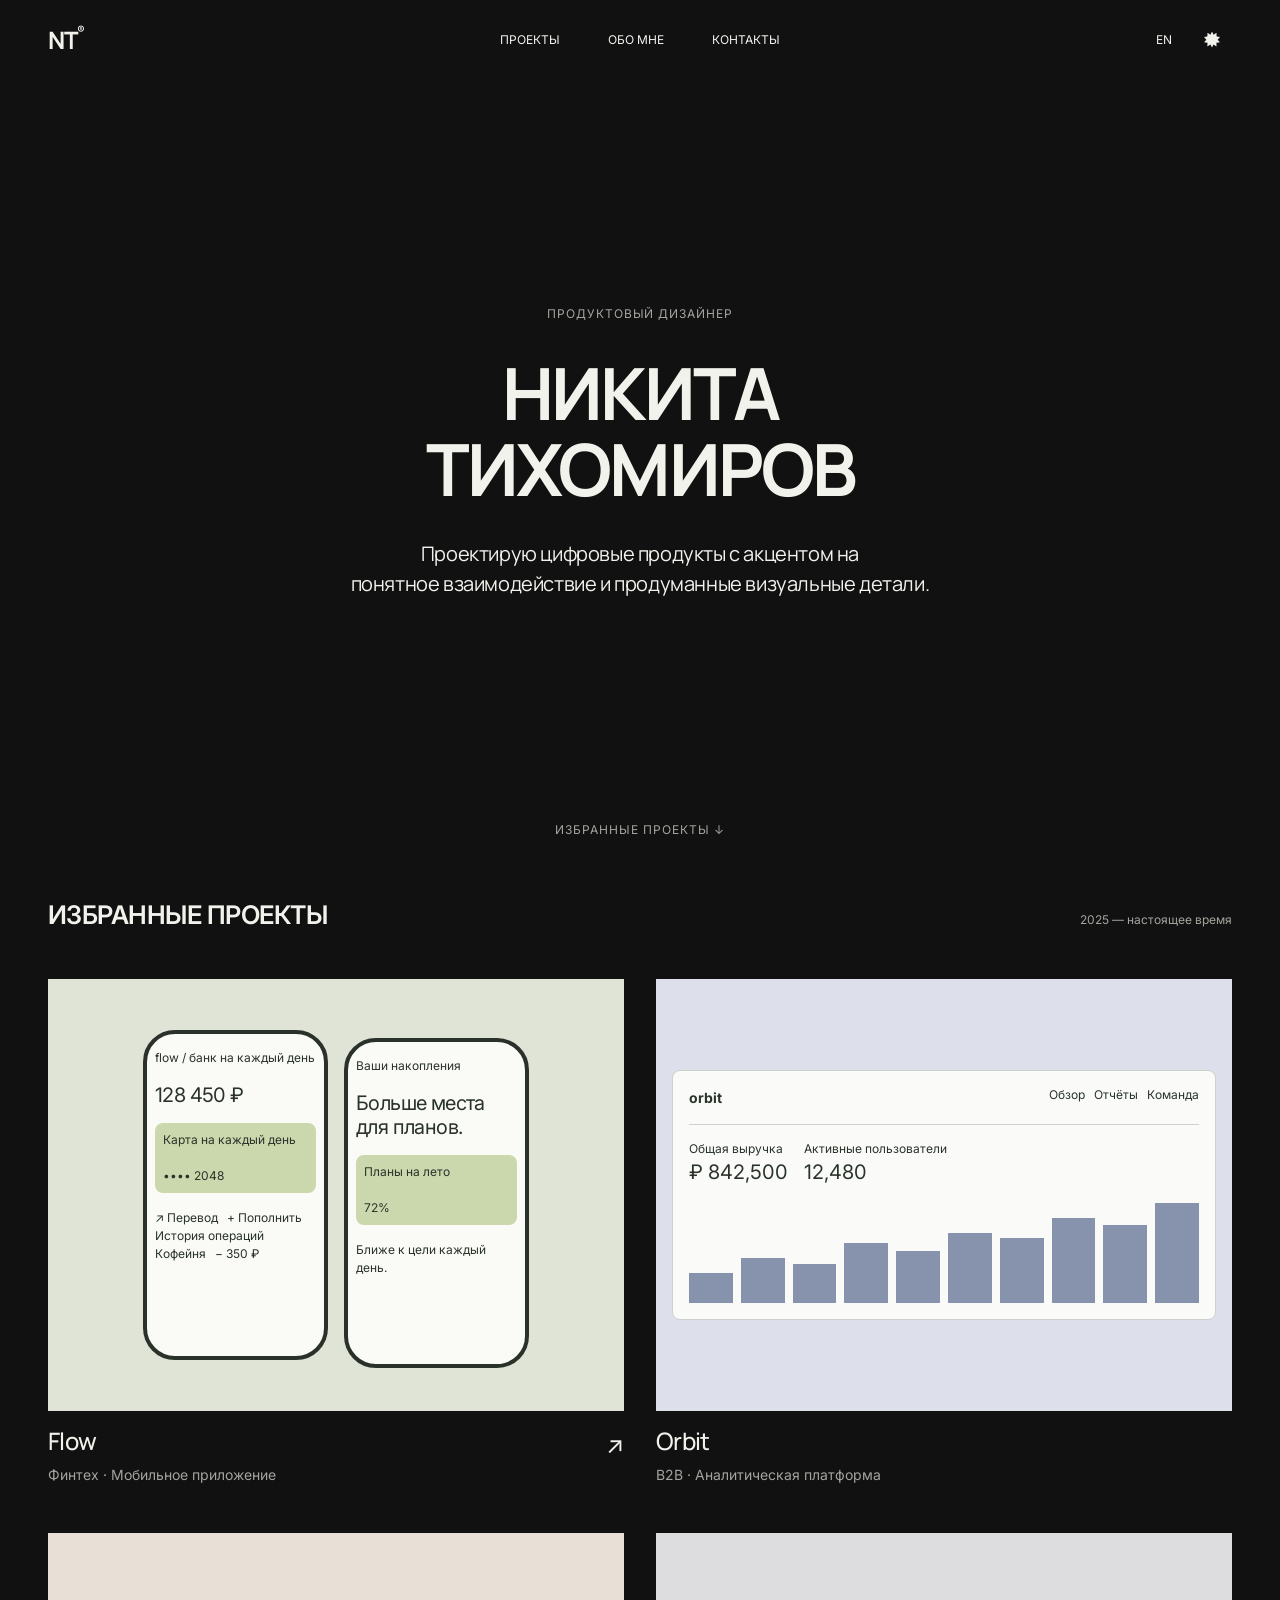
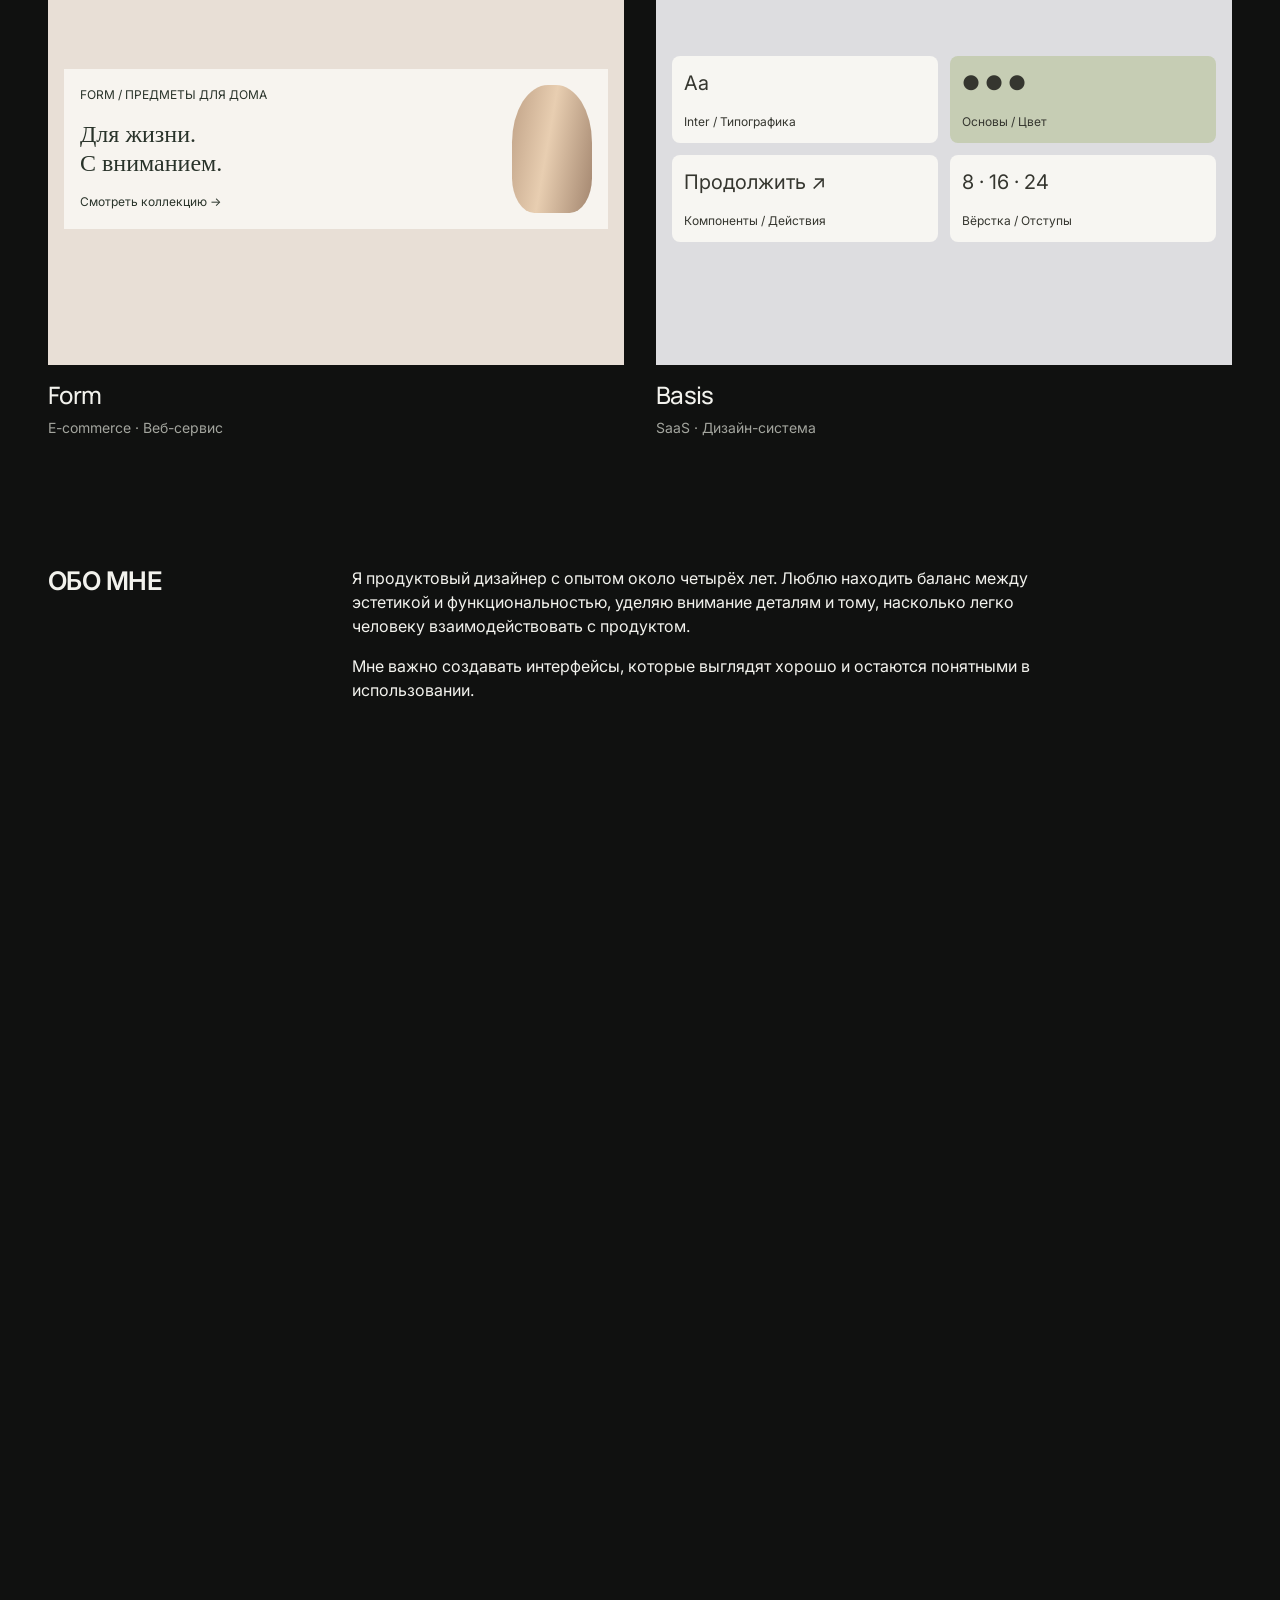
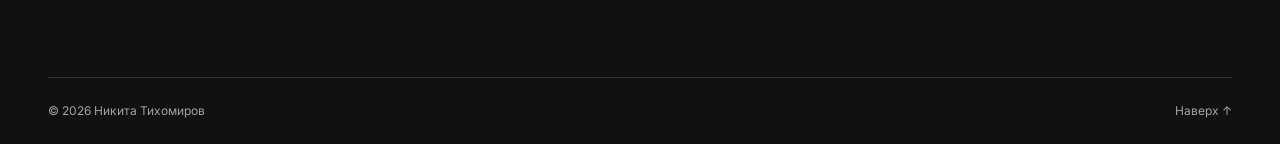
<file: index.html>
<!doctype html>
<html lang="ru" data-theme="dark"><head><meta charset="UTF-8"><meta name="viewport" content="width=device-width,initial-scale=1"><title>Никита Тихомиров — продуктовый дизайнер</title><link href="https://fonts.googleapis.com/css2?family=Inter:wght@400;500;600&family=Manrope:wght@300;400;500;600;700&display=swap" rel="stylesheet"><link rel="stylesheet" href="style.css"><link rel="icon" type="image/svg+xml" href="favicon.svg"></head><body class="home-page"><div class="wrap"><header><div class="header-top"><a href="#" class="logo" aria-label="На главную">NT<sup>®</sup></a><div class="tools"><button id="language" aria-label="Switch language">EN</button><button id="theme" class="theme-toggle" type="button" aria-label="Включить светлую тему">
<span class="theme-icon theme-icon-sun" aria-hidden="true"></span>
<span class="theme-icon theme-icon-moon" aria-hidden="true"></span>
</button></div></div><nav aria-label="Navigation"><a href="#work" data-ru="Проекты" data-en="Work">Проекты</a><a href="#about" data-ru="Обо мне" data-en="About">Обо мне</a><a href="#contact" data-ru="Контакты" data-en="Contact">Контакты</a></nav></header>
<main><section class="hero"><span class="intro-label" data-ru="Продуктовый дизайнер" data-en="Product designer">Продуктовый дизайнер</span><h1><span class="hero-first-name" data-ru="Никита" data-en="Nikita">Никита</span><span class="hero-last-name" data-ru="Тихомиров" data-en="Tikhomirov">Тихомиров</span></h1><div class="intro"><p class="intro-desktop" data-ru="Проектирую цифровые продукты с акцентом на<br>понятное взаимодействие и продуманные визуальные детали." data-en="I design digital products with a focus on<br>clear interactions and thoughtful visual details.">Проектирую цифровые продукты с акцентом на<br>понятное взаимодействие и продуманные визуальные детали.</p><p class="intro-mobile" data-ru="Создаю продуманный<br>цифровой опыт." data-en="Designing thoughtful<br>digital experiences.">Создаю продуманный<br>цифровой опыт.</p></div><a class="hero-scroll" href="#work"><span data-ru="Избранные проекты ↓" data-en="Selected work ↓">Избранные проекты ↓</span></a></section>
<section id="work"><div class="section-head"><h2 data-ru="Избранные проекты" data-en="Selected work">Избранные проекты</h2><span class="work-count" data-ru="2025 — настоящее время" data-en="2025 - nowadays">2025 — настоящее время</span></div>
<article class="project"><a class="project-link" href="projects/flow/" aria-label="Flow"><div class="cover" aria-hidden="true"><div class="phone"><small data-ru="flow / банк на каждый день" data-en="flow / everyday banking">flow / банк на каждый день</small><div class="balance">128 450 ₽</div><div class="bank" data-ru="Карта на каждый день<br><br>•••• 2048" data-en="Your everyday card<br><br>•••• 2048">Карта на каждый день<br><br>•••• 2048</div><div class="rows" data-ru="↗ Перевод &nbsp; + Пополнить<br>История операций<br>Кофейня &nbsp; − 350 ₽" data-en="↗ Transfer &nbsp; + Add money<br>Recent activity<br>Coffee shop &nbsp; − 350 ₽">↗ Перевод &nbsp; + Пополнить<br>История операций<br>Кофейня &nbsp; − 350 ₽</div></div><div class="phone second"><small data-ru="Ваши накопления" data-en="Your savings">Ваши накопления</small><div class="balance" data-ru="Больше места<br>для планов." data-en="Make room<br>for more.">Больше места<br>для планов.</div><div class="bank" data-ru="Планы на лето<br><br>72%" data-en="Summer plans<br><br>72%">Планы на лето<br><br>72%</div><div class="rows" data-ru="Ближе к цели каждый день." data-en="A little closer, every day.">Ближе к цели каждый день.</div></div></div><div class="caption"><div><h3>Flow</h3><p data-ru="Финтех · Мобильное приложение" data-en="Fintech · Mobile app">Финтех · Мобильное приложение</p></div><span class="project-arrow" aria-hidden="true">↗</span></div></a></article>
<article class="project"><div class="cover" aria-hidden="true"><div class="dashboard"><div class="dash-title"><b>orbit</b><small data-ru="Обзор &nbsp; Отчёты &nbsp; Команда" data-en="Overview &nbsp; Reports &nbsp; Workspace">Обзор &nbsp; Отчёты &nbsp; Команда</small></div><div class="stats"><div><small data-ru="Общая выручка" data-en="Total revenue">Общая выручка</small>₽ 842,500</div><div><small data-ru="Активные пользователи" data-en="Active users">Активные пользователи</small>12,480</div></div><div class="chart"><i style="height:30%"></i><i style="height:45%"></i><i style="height:39%"></i><i style="height:60%"></i><i style="height:52%"></i><i style="height:70%"></i><i style="height:65%"></i><i style="height:85%"></i><i style="height:78%"></i><i style="height:100%"></i></div></div></div><div class="caption"><div><h3>Orbit</h3><p data-ru="B2B · Аналитическая платформа" data-en="B2B · Analytics platform">B2B · Аналитическая платформа</p></div></div></article>
<article class="project"><div class="cover" aria-hidden="true"><div class="shop"><div><small data-ru="FORM / ПРЕДМЕТЫ ДЛЯ ДОМА" data-en="FORM / OBJECTS FOR LIVING">FORM / ПРЕДМЕТЫ ДЛЯ ДОМА</small><p><strong data-ru="Для жизни.<br>С вниманием." data-en="Everyday,<br>considered.">Для жизни.<br>С вниманием.</strong></p><small data-ru="Смотреть коллекцию →" data-en="Discover the collection →">Смотреть коллекцию →</small></div><div class="vase"></div></div></div><div class="caption"><div><h3>Form</h3><p data-ru="E-commerce · Веб-сервис" data-en="E-commerce · Web experience">E-commerce · Веб-сервис</p></div></div></article>
<article class="project"><div class="cover" aria-hidden="true"><div class="system"><div class="tile">Aa<small data-ru="Inter / Типографика" data-en="Inter / Typography">Inter / Типографика</small></div><div class="tile">● ● ●<small data-ru="Основы / Цвет" data-en="Foundation / Color">Основы / Цвет</small></div><div class="tile"><span data-ru="Продолжить ↗" data-en="Continue ↗">Продолжить ↗</span><small data-ru="Компоненты / Действия" data-en="Components / Actions">Компоненты / Действия</small></div><div class="tile">8 · 16 · 24<small data-ru="Вёрстка / Отступы" data-en="Layout / Spacing">Вёрстка / Отступы</small></div></div></div><div class="caption"><div><h3>Basis</h3><p data-ru="SaaS · Дизайн-система" data-en="SaaS · Design system">SaaS · Дизайн-система</p></div></div></article></section>
<section id="about" class="about"><h2 data-ru="Обо мне" data-en="About me">Обо мне</h2><div><p data-ru="Я продуктовый дизайнер с опытом около четырёх лет. Люблю находить баланс между эстетикой и функциональностью, уделяю внимание деталям и тому, насколько легко человеку взаимодействовать с продуктом." data-en="I’m a product designer with around four years of experience. I enjoy finding a balance between aesthetics and functionality, paying attention to details and how easily people can interact with a product.">Я продуктовый дизайнер с опытом около четырёх лет. Люблю находить баланс между эстетикой и функциональностью, уделяю внимание деталям и тому, насколько легко человеку взаимодействовать с продуктом.</p><p data-ru="Мне важно создавать интерфейсы, которые выглядят хорошо и остаются понятными в использовании." data-en="I care about creating interfaces that look good and remain easy to use.">Мне важно создавать интерфейсы, которые выглядят хорошо и остаются понятными в использовании.</p></div></section><section class="profile-section" id="skills">
  <h2 data-ru="Навыки" data-en="Skills">Навыки</h2>
  <div>
    
    <ul class="skills-list">
      <li data-ru="Продуктовое мышление" data-en="Product thinking">Продуктовое мышление</li>
      <li data-ru="Исследования пользователей" data-en="User research">Исследования пользователей</li>
      <li data-ru="Пользовательские сценарии" data-en="User flows">Пользовательские сценарии</li>
      <li data-ru="Дизайн взаимодействия" data-en="Interaction design">Дизайн взаимодействия</li>
      <li data-ru="Визуальный дизайн" data-en="Visual design">Визуальный дизайн</li>
      <li data-ru="Дизайн-системы" data-en="Design systems">Дизайн-системы</li>
      <li data-ru="Прототипирование" data-en="Prototyping">Прототипирование</li>
      <li data-ru="Дизайн с помощью ИИ" data-en="AI-assisted design">Дизайн с помощью ИИ</li>
    </ul>
  </div>
</section>
<section class="profile-section" id="experience">
  <h2 data-ru="Опыт работы" data-en="Experience">Опыт работы</h2>
  <div>
    
    <ul class="experience-list"><li class="experience-row">
      <div><h3 data-ru="Продуктовый дизайнер" data-en="Product designer">Продуктовый дизайнер</h3><p><a class="company-link" role="link" aria-disabled="true">CHAKKY</a></p></div>
      <span>2024 - 2027</span>
      
    </li>
    <li class="experience-row">
      <div><h3 data-ru="Продуктовый дизайнер" data-en="Product Designer">Продуктовый дизайнер</h3><p><a class="company-link" href="https://www.kaspersky.ru/" target="_blank" rel="noopener noreferrer">Kaspersky Lab</a></p></div>
      <span>2025 - 2027</span>
      
    </li></ul>
  </div>
</section>
<section class="contact" id="contact"><h2 data-ru="Контакты" data-en="Contacts">Контакты</h2><div class="contact-actions">
  <div class="copy-contacts">
    <button type="button" class="copy-contact" data-copy="420fzr.design@gmail.com"><span class="contact-value"><span class="contact-label" data-ru="Почта" data-en="Email">Почта</span><span class="contact-address">420fzr.design@gmail.com</span></span></button>
    <button type="button" class="copy-contact" data-copy="@theg0dfazer"><span class="contact-value"><span class="contact-label">Telegram</span><span class="contact-address">@theg0dfazer</span></span></button>
    <p id="copy-status" role="status" aria-live="polite"></p>
  </div>
  <div class="social-placeholders"><a href="https://www.behance.net/fb0db44a" target="_blank" rel="noopener noreferrer">BEHANCE</a><a href="https://www.linkedin.com/in/nikita-tikhomirov-3a6376386/" target="_blank" rel="noopener noreferrer">LINKEDIN</a></div>
</div></section></main><footer><span data-ru="© 2026 Никита Тихомиров" data-en="© 2026 Nikita Tikhomirov">© 2026 Никита Тихомиров</span><a href="#" data-ru="Наверх ↑" data-en="Back to top ↑">Наверх ↑</a></footer></div><script src="script.js"></script></body></html>
</file>
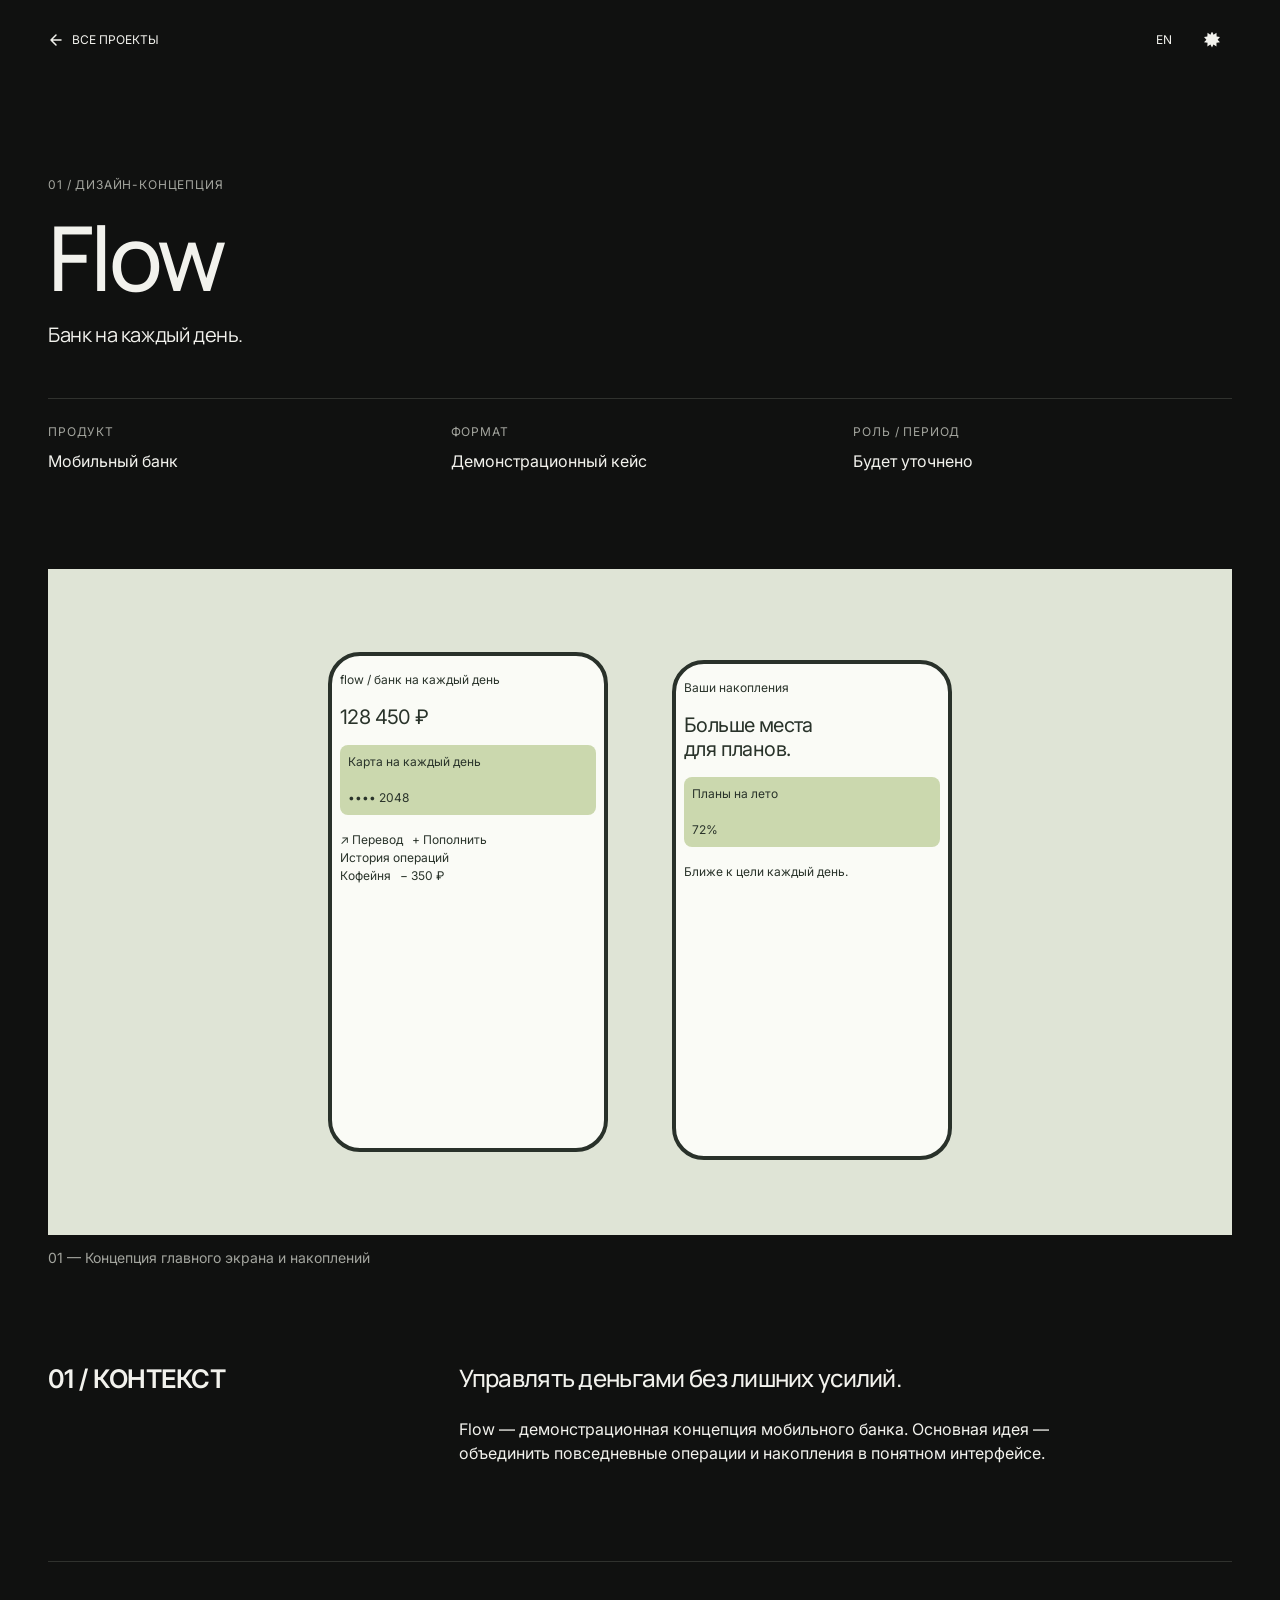
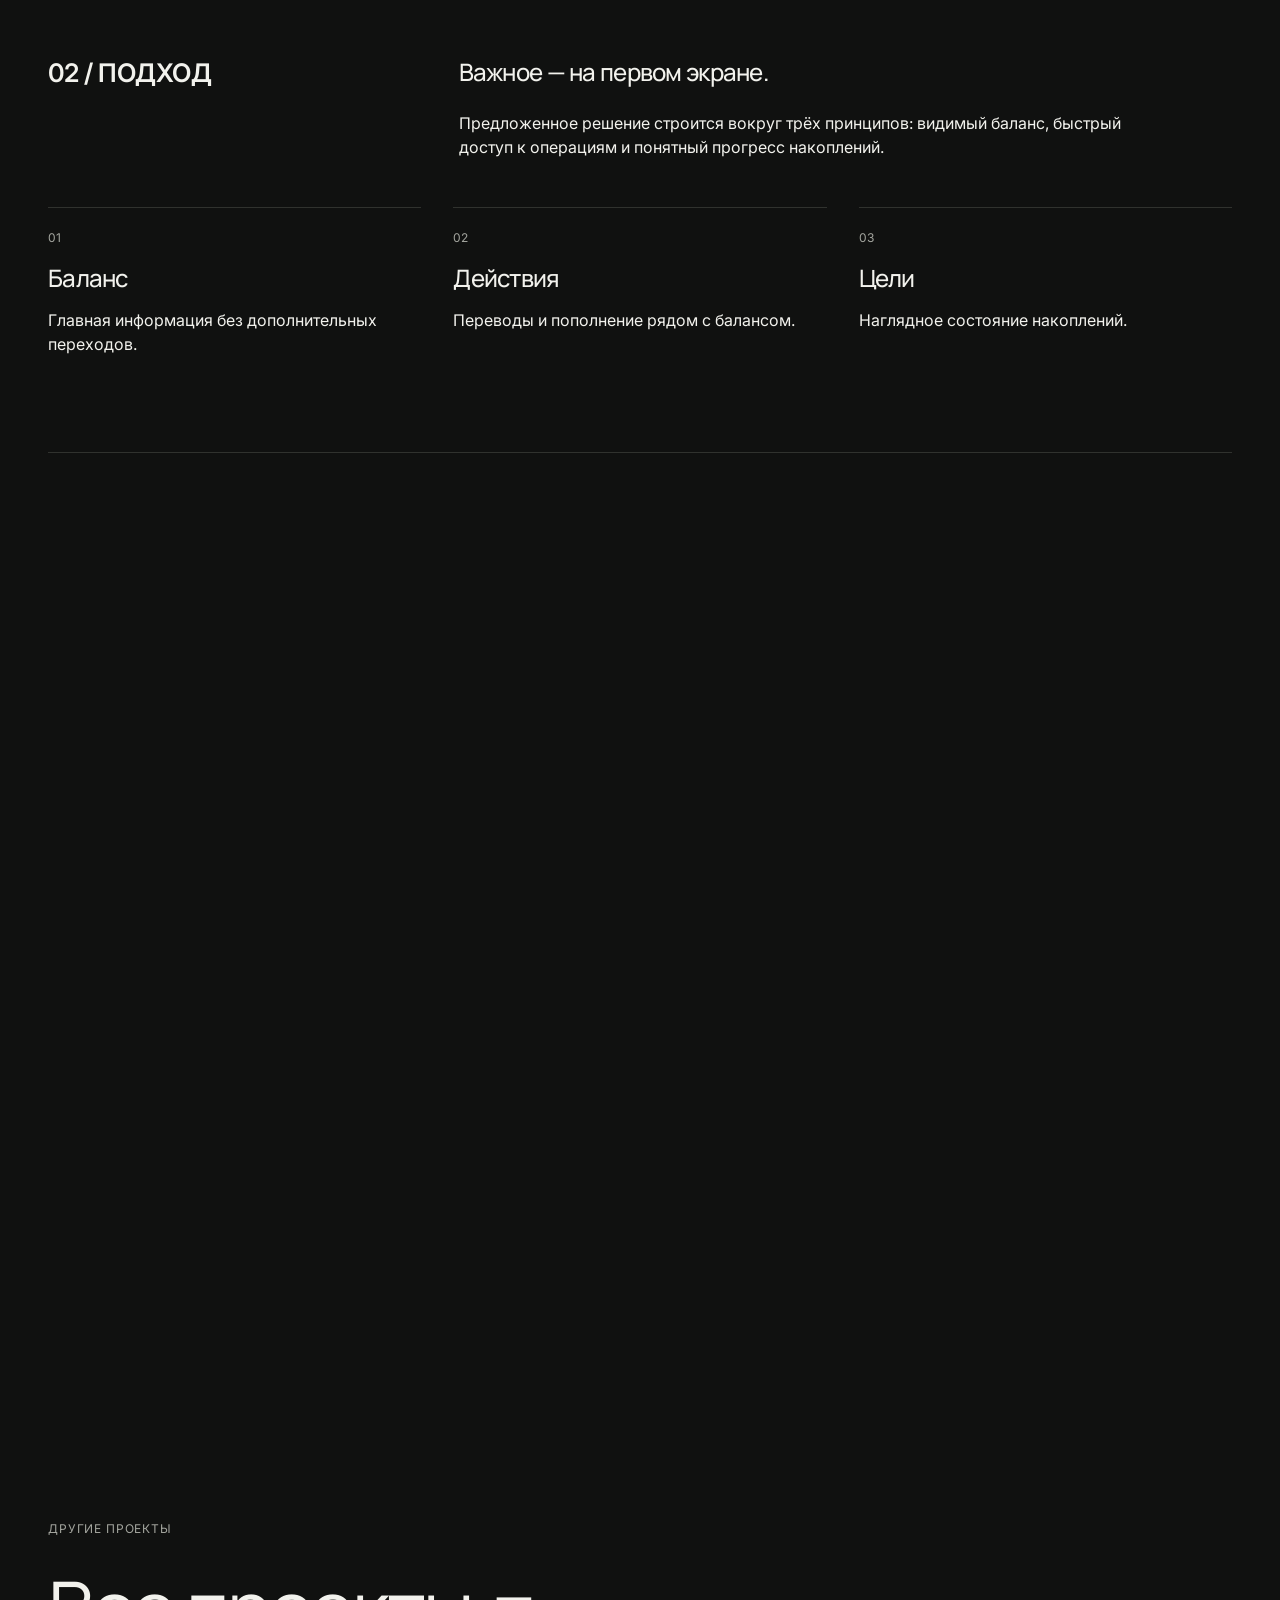
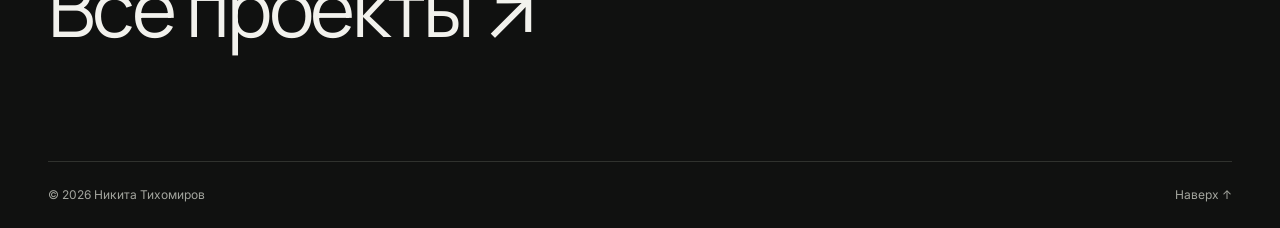
<file: projects/flow/index.html>
<!doctype html>
<html lang="ru" data-theme="dark"><head><meta charset="UTF-8"><meta name="viewport" content="width=device-width,initial-scale=1"><title data-ru="Flow — дизайн-концепция" data-en="Flow — Design concept">Flow — дизайн-концепция</title><link href="https://fonts.googleapis.com/css2?family=Inter:wght@400;500;600&family=Manrope:wght@300;400;500;600;700&display=swap" rel="stylesheet"><link rel="stylesheet" href="../../style.css"><link rel="icon" type="image/svg+xml" href="../../favicon.svg"></head>
<body class="case-page"><div class="wrap"><header class="case-header"><div class="header-top">
<a class="case-back" href="../../#work">
  <svg width="16" height="16" viewBox="0 0 16 16" fill="none" stroke="currentColor" stroke-width="1.5" stroke-linecap="round" stroke-linejoin="round" aria-hidden="true"><path d="M13 8H3m5-5L3 8l5 5"/></svg>
  <span data-ru="Все проекты" data-en="All work">Все проекты</span>
</a><div class="tools"><button id="language" aria-label="Switch language">EN</button><button id="theme" class="theme-toggle" type="button" aria-label="Включить светлую тему">
<span class="theme-icon theme-icon-sun" aria-hidden="true"></span>
<span class="theme-icon theme-icon-moon" aria-hidden="true"></span>
</button></div></div></header>
<main id="top"><section class="case-hero"><p class="case-kicker" data-ru="01 / Дизайн-концепция" data-en="01 / Design concept">01 / Дизайн-концепция</p><h1>Flow</h1><p class="case-lead" data-ru="Банк на каждый день." data-en="Everyday banking.">Банк на каждый день.</p><dl class="case-meta"><div><dt data-ru="Продукт" data-en="Product">Продукт</dt><dd data-ru="Мобильный банк" data-en="Mobile banking">Мобильный банк</dd></div><div><dt data-ru="Формат" data-en="Format">Формат</dt><dd data-ru="Демонстрационный кейс" data-en="Sample case">Демонстрационный кейс</dd></div><div><dt data-ru="Роль / период" data-en="Role / timeline">Роль / период</dt><dd data-ru="Будет уточнено" data-en="To be confirmed">Будет уточнено</dd></div></dl></section>
<figure class="case-visual"><div class="cover" aria-hidden="true"><div class="phone"><small data-ru="flow / банк на каждый день" data-en="flow / everyday banking">flow / банк на каждый день</small><div class="balance">128 450 ₽</div><div class="bank" data-ru="Карта на каждый день<br><br>•••• 2048" data-en="Your everyday card<br><br>•••• 2048">Карта на каждый день<br><br>•••• 2048</div><div class="rows" data-ru="↗ Перевод &nbsp; + Пополнить<br>История операций<br>Кофейня &nbsp; − 350 ₽" data-en="↗ Transfer &nbsp; + Add money<br>Recent activity<br>Coffee shop &nbsp; − 350 ₽">↗ Перевод &nbsp; + Пополнить<br>История операций<br>Кофейня &nbsp; − 350 ₽</div></div><div class="phone second"><small data-ru="Ваши накопления" data-en="Your savings">Ваши накопления</small><div class="balance" data-ru="Больше места<br>для планов." data-en="Make room<br>for more.">Больше места<br>для планов.</div><div class="bank" data-ru="Планы на лето<br><br>72%" data-en="Summer plans<br><br>72%">Планы на лето<br><br>72%</div><div class="rows" data-ru="Ближе к цели каждый день." data-en="A little closer, every day.">Ближе к цели каждый день.</div></div></div><figcaption data-ru="01 — Концепция главного экрана и накоплений" data-en="01 — Home and savings concept">01 — Концепция главного экрана и накоплений</figcaption></figure>
<section class="case-section" id="context"><h2 data-ru="01 / Контекст" data-en="01 / Context">01 / Контекст</h2><div class="case-copy"><h3 data-ru="Управлять деньгами без лишних усилий." data-en="Manage money with less effort.">Управлять деньгами без лишних усилий.</h3><p data-ru="Flow — демонстрационная концепция мобильного банка. Основная идея — объединить повседневные операции и накопления в понятном интерфейсе." data-en="Flow is a sample mobile banking concept. The idea is to bring everyday transactions and savings into a clear interface.">Flow — демонстрационная концепция мобильного банка. Основная идея — объединить повседневные операции и накопления в понятном интерфейсе.</p></div></section>
<section class="case-section" id="approach"><h2 data-ru="02 / Подход" data-en="02 / Approach">02 / Подход</h2><div class="case-copy"><h3 data-ru="Важное — на первом экране." data-en="The essentials come first.">Важное — на первом экране.</h3><p data-ru="Предложенное решение строится вокруг трёх принципов: видимый баланс, быстрый доступ к операциям и понятный прогресс накоплений." data-en="The proposed design follows three principles: visible balance, quick access to actions and clear savings progress.">Предложенное решение строится вокруг трёх принципов: видимый баланс, быстрый доступ к операциям и понятный прогресс накоплений.</p></div>
<div class="case-principles"><div><span>01</span><h3 data-ru="Баланс" data-en="Balance">Баланс</h3><p data-ru="Главная информация без дополнительных переходов." data-en="Key information without extra navigation.">Главная информация без дополнительных переходов.</p></div><div><span>02</span><h3 data-ru="Действия" data-en="Actions">Действия</h3><p data-ru="Переводы и пополнение рядом с балансом." data-en="Transfers and top-ups next to the balance.">Переводы и пополнение рядом с балансом.</p></div><div><span>03</span><h3 data-ru="Цели" data-en="Goals">Цели</h3><p data-ru="Наглядное состояние накоплений." data-en="Visible savings progress.">Наглядное состояние накоплений.</p></div></div></section>
<figure class="case-visual case-detail"><div class="case-detail-grid"><div class="phone"><small data-ru="flow / банк на каждый день" data-en="flow / everyday banking">flow / банк на каждый день</small><div class="balance">128 450 ₽</div><div class="bank" data-ru="Карта на каждый день<br><br>•••• 2048" data-en="Your everyday card<br><br>•••• 2048">Карта на каждый день<br><br>•••• 2048</div><div class="rows" data-ru="↗ Перевод &nbsp; + Пополнить<br>История операций<br>Кофейня &nbsp; − 350 ₽" data-en="↗ Transfer &nbsp; + Add money<br>Recent activity<br>Coffee shop &nbsp; − 350 ₽">↗ Перевод &nbsp; + Пополнить<br>История операций<br>Кофейня &nbsp; − 350 ₽</div></div><div class="phone second"><small data-ru="Ваши накопления" data-en="Your savings">Ваши накопления</small><div class="balance" data-ru="Больше места<br>для планов." data-en="Make room<br>for more.">Больше места<br>для планов.</div><div class="bank" data-ru="Планы на лето<br><br>72%" data-en="Summer plans<br><br>72%">Планы на лето<br><br>72%</div><div class="rows" data-ru="Ближе к цели каждый день." data-en="A little closer, every day.">Ближе к цели каждый день.</div></div></div><figcaption data-ru="02 — Демонстрационные интерфейсы; данные условные" data-en="02 — Sample interfaces; illustrative data">02 — Демонстрационные интерфейсы; данные условные</figcaption></figure>
<section class="case-section" id="outcome"><h2 data-ru="03 / Результаты" data-en="03 / Outcomes">03 / Результаты</h2><div class="case-copy"><h3 data-ru="Что предстоит подтвердить." data-en="What remains to be validated.">Что предстоит подтвердить.</h3><p data-ru="Здесь будут реальные результаты, исследования и выводы после подготовки материалов. Сейчас это шаблон структуры кейса, а не отчёт о завершённом проекте." data-en="Real outcomes, research and findings will be added when materials are available. This is a case study template, not a report on completed work.">Здесь будут реальные результаты, исследования и выводы после подготовки материалов. Сейчас это шаблон структуры кейса, а не отчёт о завершённом проекте.</p></div></section>
<div class="case-next"><p class="case-kicker" data-ru="Другие проекты" data-en="Other projects">Другие проекты</p><a class="navigation-cta" href="../../#work" data-ru="Все проекты ↗" data-en="All projects ↗">Все проекты ↗</a></div></main><footer><span data-ru="© 2026 Никита Тихомиров" data-en="© 2026 Nikita Tikhomirov">© 2026 Никита Тихомиров</span><a href="#" data-ru="Наверх ↑" data-en="Back to top ↑">Наверх ↑</a></footer></div><script src="../../script.js"></script></body></html>
</file>
<file: style.css>
:root {
  --space-1: 4px;
  --space-2: 8px;
  --space-3: 12px;
  --space-4: 16px;
  --space-5: 20px;
  --space-6: 24px;
  --space-8: 32px;
  --space-10: 40px;
  --space-12: 48px;
  --space-16: 64px;
  --space-20: 80px;
  --space-24: 96px;
  --space-32: 128px;
  --gutter: var(--space-4);
  --columns: 4;
  --grid-gap: var(--space-4);
  --section-space: var(--space-12);
  --header-top-height: 64px;
  --caption-size: 12px;
  --small-size: 14px;
  --body-size: 16px;
  --large-size: 20px;
  --h3-size: 24px;
  --h2-size: clamp(32px, 3vw, 40px);
  --h1-size: clamp(48px, 5.5vw, 72px);
  --radius-small: 8px;
  --radius-medium: 16px;
  --radius-device: 32px;
  --bg: #f5f4f0;
  --fg: #242521;
  --muted: #66695f;
  --line: #d1d3ca;
  --panel: #e9eae4;
  color-scheme: light;
}
html[data-theme="dark"] {
  --bg: #101110;
  --fg: #f2f2ed;
  --muted: #a3a59e;
  --line: #30322e;
  --panel: #1c1e1b;
  color-scheme: dark;
}
* { box-sizing: border-box; }
html { scroll-behavior: smooth; scroll-padding-top: var(--space-20); }
body {
  margin: 0;
  background: var(--bg);
  color: var(--fg);
  font-family: Inter, Arial, sans-serif;
  font-size: var(--body-size);
  line-height: 1.5;
  transition: background-color 400ms ease, color 400ms ease;
}
a { color: inherit; text-decoration: none; }
button { font: inherit; color: inherit; background: none; border: 0; cursor: pointer; }
button:disabled { cursor: wait; }
a:focus-visible, button:focus-visible { outline: 2px solid currentColor; outline-offset: 4px; }
h1, h2, h3, p { margin: 0; }
h1, h2, h3, .logo, .intro p, .case-lead { font-family: Manrope, Inter, sans-serif; }
h1, h2, h3 { font-weight: 500; }
h1 { font-size: var(--h1-size); line-height: 1.05; letter-spacing: -.04em; }
.case-hero h1 { font-size: clamp(40px, 9.5vw, 72px); }
.hero-first-name, .hero-last-name { display: block; }
.hero h1 { font-weight: 700; text-transform: uppercase; }
.hero-last-name { white-space: nowrap; }
.hero-first-name { white-space: nowrap; }
.hero h1 { font-size: min(clamp(32px, 9vw, 72px), calc((100vw - 2 * var(--gutter)) * .14)); }
h2 { font-size: clamp(24px, 2vw, 28px); font-weight: 600; line-height: 1.15; letter-spacing: -.04em; text-transform: uppercase; }
h3 { font-size: var(--h3-size); line-height: 1.2; letter-spacing: -.03em; }
.wrap { width: calc(100% - 2 * var(--gutter)); margin-inline: auto; }
header {
  position: sticky;
  top: calc(-1 * var(--header-top-height));
  z-index: 20;
  color: var(--fg);
  pointer-events: none;
  text-transform: uppercase;
}
header a, header button { pointer-events: auto; }
.header-top {
  display: flex;
  align-items: center;
  justify-content: space-between;
  height: var(--header-top-height);
  border-bottom: 1px solid var(--line);
}
.case-header { top: 0; }
.case-header.is-scrolled { color: #fff; }
.case-back { display: inline-flex; align-items: center; gap: var(--space-2); font-size: var(--caption-size); }
.logo { font-size: var(--h3-size); font-weight: 700; letter-spacing: -.06em; }
.logo sup { font-size: var(--caption-size); vertical-align: top; letter-spacing: 0; }
.tools { display: flex; align-items: center; gap: var(--space-2); }
#language, .theme-toggle { width: 40px; height: 40px; padding: 0; font-size: var(--caption-size); }
.theme-toggle { display: grid; place-items: center; }
.theme-icon { grid-area: 1 / 1; width: 16px; height: 16px; background: currentColor; }
.theme-icon-sun { clip-path: polygon(50% 0%,60% 20%,78% 8%,79% 31%,100% 35%,85% 51%,100% 67%,78% 71%,78% 94%,59% 82%,50% 100%,40% 82%,21% 94%,22% 71%,0% 67%,15% 51%,0% 35%,21% 31%,22% 8%,40% 20%); }
.theme-icon-moon { border-radius: 50%; mask-image: radial-gradient(circle at 75% 25%, transparent 0 7px, #000 7.5px); }
html[data-theme="dark"] .theme-icon-moon, html[data-theme="light"] .theme-icon-sun { display: none; }
header nav { display: flex; justify-content: space-between; align-items: center; gap: var(--space-4); min-height: 48px; font-size: var(--caption-size); }
header.is-scrolled { mix-blend-mode: difference; }
header.is-scrolled nav { color: #fff; }
header nav a, .case-back { padding-block: var(--space-3); text-decoration: underline; text-decoration-color: transparent; text-underline-offset: 4px; }
header nav a:hover, .case-back:hover { text-decoration-color: currentColor; }
.hero, #work, .about, .profile-section {
  display: grid;
  grid-template-columns: repeat(var(--columns), minmax(0, 1fr));
  column-gap: var(--grid-gap);
}
.hero { min-height: calc(100vh - var(--header-top-height) - var(--space-12)); min-height: calc(100svh - var(--header-top-height) - var(--space-12)); padding-block: var(--space-8); row-gap: var(--space-6); align-items: center; align-content: center; text-align: center; }
.hero h1, .hero .intro, .hero > .intro-label { grid-column: 1 / -1; min-width: 0; }
.hero > .intro-label { margin-bottom: 0; }
.hero .intro { justify-self: center; width: 100%; max-width: 68ch; }
.intro p, .case-lead { font-size: var(--body-size); line-height: 1.5; letter-spacing: -.02em; }
.hero .intro p { text-wrap: balance; min-height: 3em; }
.intro-desktop { display: none; }
.intro { max-width: 400px; align-self: end; }
.intro-label { display: block; margin-bottom: var(--space-3); font-size: var(--caption-size); color: var(--muted); letter-spacing: .08em; text-transform: uppercase; }
.about > div { max-width: 68ch; }
.about p + p { margin-top: var(--space-4); }
.hero .intro br { display: initial; }
#work { row-gap: var(--space-12); }
.section-head { grid-column: 1 / -1; display: flex; align-items: baseline; justify-content: space-between; flex-wrap: wrap; gap: var(--space-4); }
.work-count { font-size: var(--caption-size); color: var(--muted); }
.project { grid-column: 1 / -1; min-width: 0; align-self: start; }
.cover {
  width: 100%;
  display: flex;
  align-items: center;
  justify-content: center;
  gap: var(--space-4);
  aspect-ratio: 4 / 3;
  padding: var(--space-4);
  overflow: hidden;
  background: #dfe4d6;
  color: #29332a;
  container-type: inline-size;
}
.project:nth-of-type(2) .cover { background: #dddfea; }
.project:nth-of-type(3) .cover { background: #e8dfd6; }
.project:nth-of-type(4) .cover { background: #dddde0; }
.cover > * { transition: transform 400ms ease; }
@media (hover: hover) {
  .cover:hover > * { transform: translateY(-4px); }
}
.caption { margin-top: var(--space-4); }
.caption h3 { margin-bottom: var(--space-2); }
.caption p { font-size: var(--small-size); color: var(--muted); line-height: 1.5; }
/* Demonstration product screens are flexible within each cover. */
.phone {
  width: 50%;
  max-width: min(34cqi, 240px);
  min-width: 0;
  min-height: 0;
  aspect-ratio: 0.56;
  padding: var(--space-4) var(--space-2);
  border: 4px solid #29312a;
  border-radius: var(--radius-device);
  background: #fafbf6;
  font-size: var(--caption-size);
}
.phone.second { margin-top: var(--space-4); }
@media (max-width: 767px) {
  .phone { max-width: 40cqi; font-size: 10px; padding: 8px 6px; border-width: 2px; border-radius: 20px; }
  .phone small, .phone .rows { font-size: 10px; }
  .phone .balance { font-size: 14px; margin-block: 8px; }
  .phone .rows { margin-top: 8px; }
  .phone .bank { padding: 4px; }
}
.phone small, .dashboard small, .shop small, .tile small { display: block; font-size: var(--caption-size); line-height: 1.4; }
.balance { font-size: var(--large-size); line-height: 1.2; margin-block: var(--space-4); letter-spacing: -.03em; overflow-wrap: anywhere; }
.bank { background: #cbd8ae; border-radius: var(--radius-small); padding: var(--space-2); }
.rows { font-size: var(--caption-size); margin-top: var(--space-4); line-height: 1.5; }
.dashboard { width: 100%; max-width: 880px; background: #fafbf9; border: 1px solid #ccd1cb; padding: var(--space-4); border-radius: var(--radius-small); }
.dash-title { display: flex; flex-wrap: wrap; gap: var(--space-2); justify-content: space-between; padding-bottom: var(--space-4); border-bottom: 1px solid #d1d3ca; font-size: var(--small-size); }
.stats { display: flex; flex-wrap: wrap; gap: var(--space-4); padding-block: var(--space-4); font-size: var(--large-size); }
.chart { height: 100px; display: flex; align-items: end; gap: var(--space-2); }
.chart i { flex: 1; min-width: 0; background: #8793ad; }
.shop { display: flex; flex-wrap: wrap; justify-content: center; align-items: center; gap: var(--space-4); width: 100%; padding: var(--space-4); background: #f7f4ef; }
.shop > div:first-child { flex: 1 1 128px; }
.shop p { margin-block: var(--space-4); }
.shop strong { font-family: Georgia, serif; font-size: var(--h3-size); line-height: 1.2; font-weight: 400; }
.vase { width: 80px; height: 128px; flex-shrink: 0; border-radius: 45% 45% 28% 28%; background: linear-gradient(100deg,#c0a287,#e8ceb1 45%,#a3866f); }
.system { width: 100%; display: grid; grid-template-columns: repeat(2, minmax(0, 1fr)); gap: var(--space-3); }
.tile { padding: var(--space-3); border-radius: var(--radius-small); background: #f7f6f2; color: #35362f; font-size: var(--large-size); overflow-wrap: anywhere; }
.tile:nth-child(2) { background: #c6cdb4; }
.tile small { margin-top: var(--space-4); }
.about, .contact { margin-top: var(--space-16); }
.about, .profile-section { row-gap: var(--space-6); }
.profile-section { margin-top: var(--space-10); }
.about > *, .profile-section > * { grid-column: 1 / -1; min-width: 0; }
.section-head > h2, .about > h2, .contact > h2, .case-section h2 { font-family: Inter, sans-serif; color: var(--fg); font-size: clamp(24px, 2vw, 28px); font-weight: 600; line-height: 1.2; letter-spacing: -.02em; }
.profile-section > h2 { font-family: Inter, sans-serif; color: var(--muted); font-size: var(--small-size); font-weight: 600; line-height: 1.5; letter-spacing: .04em; }
.skills-list, .experience-list { list-style: none; padding: 0; margin: 0; }
.skills-list { display: grid; grid-template-columns: minmax(0, 1fr); gap: var(--space-4); }
.about p, .skills-list li, .experience-row h3, .case-copy p { font-family: Inter, sans-serif; font-size: var(--body-size); font-weight: 400; line-height: 1.5; letter-spacing: normal; }
.experience-row { display: grid; grid-template-columns: 1fr; gap: var(--space-2); padding-block: var(--space-4); }
.experience-row:first-child { padding-top: 0; }
.experience-row:last-child { padding-bottom: 0; }
.experience-row + .experience-row { border-top: 1px solid var(--line); }
.experience-row h3 { margin-bottom: var(--space-2); font-weight: 500; }
.experience-row p, .experience-row > span { color: var(--muted); font-size: var(--small-size); line-height: 1.5; }
.company-link, .social-placeholders a { text-decoration: underline; text-decoration-color: transparent; text-underline-offset: 4px; transition: color 180ms ease, text-decoration-color 180ms ease; }
.company-link:hover, .company-link:focus-visible, .social-placeholders a:hover, .social-placeholders a:focus-visible { color: var(--fg); text-decoration-color: currentColor; }
.contact { padding-bottom: var(--section-space); }
.contact-actions { display: flex; flex-direction: column; align-items: flex-start; gap: var(--space-10); margin-top: var(--space-6); }
.copy-contacts { display: grid; gap: var(--space-4); max-width: 100%; }
.copy-contact { padding: var(--space-2) 0; text-align: left; min-height: 48px; max-width: 100%; font-size: var(--large-size); }
.contact-value { display: flex; flex-direction: column; gap: var(--space-2); min-width: 0; }
.contact-label { font-size: var(--caption-size); color: var(--muted); line-height: 1.5; text-transform: uppercase; letter-spacing: .07em; }
.contact-address { display: inline-flex; align-items: center; min-height: 30px; max-width: 100%; overflow-wrap: anywhere; text-decoration: underline; text-decoration-color: currentColor; text-underline-offset: 4px; transition: color 180ms ease, background-color 180ms ease, box-shadow 180ms ease, text-decoration-color 180ms ease; }
.copy-contact:hover .contact-address, .copy-contact:focus-visible .contact-address { text-decoration-color: currentColor; }
.copy-contact.is-copied .contact-address { font-size: var(--body-size); justify-content: center; color: var(--bg); background: var(--fg); box-shadow: 0 0 0 4px var(--fg); text-decoration-color: transparent; }
.copy-contact.copy-failed .contact-address { text-decoration-style: wavy; text-decoration-color: currentColor; }
/* The live announcement is deliberately visually hidden, not a layout spacer. */
#copy-status { position: absolute; width: 1px; height: 1px; padding: 0; margin: 0; overflow: hidden; clip-path: inset(50%); white-space: nowrap; }
.social-placeholders { display: flex; flex-wrap: wrap; gap: var(--space-8); position: relative; padding-top: var(--space-8); font-size: var(--small-size); }
.social-placeholders::before { content: ''; position: absolute; top: 0; left: 0; width: 64px; height: 1px; background: var(--line); }
footer { display: flex; flex-wrap: wrap; justify-content: space-between; gap: var(--space-4); padding-block: var(--space-6); border-top: 1px solid var(--line); color: var(--muted); font-size: var(--caption-size); }
.scroll-reveal { opacity: 0; }
.scroll-reveal.is-revealed { opacity: 1; transition: opacity 620ms cubic-bezier(.22,1,.36,1); }
.scroll-reveal:focus-within { opacity: 1; }
.caption p, .profile-section > h2, .work-count, .contact-label, .experience-row p, .experience-row > span, footer { transition: color 400ms ease; }

@media (min-width: 768px) {
  .hero { padding-block: var(--space-12); row-gap: var(--space-8); }
  .intro p, .case-lead { font-size: var(--large-size); }
  .hero .intro { font-size: var(--large-size); max-width: 68ch; }
  .intro-desktop { display: block; }
  .intro-mobile { display: none; }
  :root { --gutter: var(--space-8); --columns: 8; --grid-gap: var(--space-6); --section-space: var(--space-20); }
  #work { row-gap: var(--space-12); column-gap: var(--space-8); }
  .about, .contact { margin-top: var(--space-24); }
  .profile-section { margin-top: var(--space-16); }
  .skills-list { grid-template-columns: repeat(2, minmax(0, 1fr)); }
  .project:nth-of-type(odd) { grid-column: 1 / 5; }
  .project:nth-of-type(even) { grid-column: 5 / 9; }
  .about > h2, .profile-section > h2 { grid-column: 1 / 3; }
  .about > div, .profile-section > div { grid-column: 3 / -1; }
  .experience-row { grid-template-columns: minmax(0, 1fr) auto; gap: var(--space-4); }
}
@media (min-width: 1024px) {
  :root { --gutter: var(--space-12); --columns: 12; --grid-gap: var(--space-8); --section-space: var(--space-24); --header-top-height: 80px; }
  .about, .contact { margin-top: var(--space-32); }
  .profile-section { margin-top: var(--space-20); }
  .case-hero h1 { font-size: clamp(72px, 7vw, 112px); }
  .project:nth-of-type(odd) { grid-column: 1 / 7; }
  .project:nth-of-type(even) { grid-column: 7 / 13; }
  .about > h2, .profile-section > h2 { grid-column: 1 / 4; }
  .about > div, .profile-section > div { grid-column: 4 / -1; }
}
@media (prefers-reduced-motion: reduce) {
  html { scroll-behavior: auto; }
  *, *::before, *::after { transition: none !important; }
  .scroll-reveal, .scroll-reveal.is-revealed { animation: none; opacity: 1; transform: none; }
}

/* Case study and linked project card */
.project-link { display: block; }
.project-link .caption { display: flex; justify-content: space-between; gap: var(--space-4); }
.project-arrow { font-size: var(--h3-size); }
.project-link:hover h3 { text-decoration: underline; text-underline-offset: 4px; }
.case-hero { padding-block: var(--section-space); }
.case-kicker, .case-meta dt { color: var(--muted); font-size: var(--caption-size); text-transform: uppercase; letter-spacing: .07em; }
.case-hero h1 { margin-block: var(--space-4); }
.case-meta { display: grid; grid-template-columns: repeat(3,minmax(0,1fr)); gap: var(--space-6); border-top: 1px solid var(--line); padding-top: var(--space-6); margin: var(--space-12) 0 0; }
.case-meta dd { margin: var(--space-2) 0 0; }
.case-visual { margin: 0; }
.case-visual .cover { aspect-ratio: 16 / 9; min-height: 280px; gap: clamp(16px, 5vw, 80px); }
.case-visual .phone { max-width: min(34cqi, 280px); }
.case-visual figcaption { color: var(--muted); font-size: var(--small-size); margin-top: var(--space-3); }
.case-section { display: grid; grid-template-columns: minmax(0,1fr); gap: var(--space-6); padding-block: var(--section-space); border-bottom: 1px solid var(--line); }
.case-copy { max-width: 68ch; }
.case-copy h3 { margin-bottom: var(--space-6); }
.case-principles { grid-column: 1 / -1; display: grid; grid-template-columns: repeat(3,minmax(0,1fr)); gap: var(--space-8); margin-top: calc(var(--space-12) - var(--space-6)); }
@media (max-width: 767px) { .case-principles { margin-top: calc(var(--space-8) - var(--space-6)); } }
.case-principles > div { border-top: 1px solid var(--line); padding-top: var(--space-4); }
.case-principles span { color: var(--muted); font-size: var(--caption-size); }
.case-principles h3 { margin-block: var(--space-4); }
.case-detail-grid { display: flex; justify-content: center; align-items: center; gap: clamp(12px,6vw,96px); background: #e9eae4; color: #29332a; padding: clamp(16px,5vw,80px); container-type: inline-size; }
.case-next { padding-block: var(--section-space); }
.navigation-cta { display: inline-block; font-family: Manrope, Inter, sans-serif; font-size: clamp(32px,6vw,80px); letter-spacing: -.04em; margin-top: var(--space-3); }
.navigation-cta:hover { text-decoration: underline; }
@media (min-width: 768px) { .case-section { grid-template-columns: 1fr 2fr; } }
@media (max-width: 767px) { .case-meta, .case-principles { grid-template-columns: 1fr; } .case-visual .cover { aspect-ratio: 4 / 3; } }

@media (width < 768px) {
  @media (scripting: enabled) {
    header:not(.nav-enhanced) nav { position: absolute; opacity: 0; visibility: hidden; }
  }
  header.nav-enhanced nav { position: absolute; top: 100%; left: 0; right: 0; opacity: 0; visibility: hidden; transition: opacity 240ms ease, visibility 0s linear 240ms; }
  header.nav-enhanced:not(.is-scrolled) nav a { pointer-events: none; }
  header.nav-enhanced.is-scrolled nav { opacity: 1; visibility: visible; transition-delay: 0s; }
  header.nav-enhanced nav:focus-within { opacity: 1; visibility: visible; transition-delay: 0s; }
}

@media (min-width: 768px) {
  header { display: grid; top: 0; }
  .header-top, header nav { grid-area: 1 / 1; }
  header nav { justify-self: center; gap: var(--space-12); }
  .header-top > * { transition: opacity 240ms ease, visibility 0s; }
  header.is-scrolled:not(.case-header) .header-top > * {
    opacity: 0;
    visibility: hidden;
    transition-delay: 0s, 240ms;
  }
}
.home-page:has(header.nav-enhanced) .hero { min-height: calc(100vh - var(--header-top-height)); min-height: calc(100svh - var(--header-top-height)); }
.home-page .hero { grid-template-rows: 1fr auto auto auto 1fr auto; align-content: stretch; }
.home-page .hero > .intro-label { grid-row: 2; }
.home-page .hero h1 { grid-row: 3; }
.home-page .hero .intro { grid-row: 4; }
.hero-scroll { grid-column: 1 / -1; grid-row: 6; justify-self: center; display: inline-flex; align-items: center; min-height: 44px; font-size: var(--caption-size); text-transform: uppercase; letter-spacing: .08em; color: var(--muted); text-underline-offset: 4px; }
.hero-scroll { transition: opacity 240ms ease, visibility 0s; }
.hero-scroll:hover { text-decoration: underline; }

/* First-screen details, scoped to the homepage. */
header .header-top { border-bottom-color: transparent; }
.home-page.has-left-top .hero-scroll:not(:focus-visible) { opacity: 0; visibility: hidden; pointer-events: none; transition-delay: 0s, 240ms; }

/* Stagger the first screen in reading order, without shifting its layout. */
@media (prefers-reduced-motion: no-preference) {
  header nav, .header-top, .hero > :not(.hero-scroll), .hero-scroll > span, .case-hero > *,
  .case-visual:not(.scroll-reveal) {
    animation: page-entry 1200ms ease-in-out var(--entry-delay, 0ms) backwards;
  }
  @media (width < 768px) {
    header nav { animation: none; }
  }
  .intro-label, .case-kicker { --entry-delay: 100ms; }
  .hero h1, .case-hero h1 { --entry-delay: 200ms; }
  .hero .intro, .case-lead { --entry-delay: 300ms; }
  .hero-scroll, .case-meta, .case-visual { --entry-delay: 400ms; }
  @keyframes page-entry {
    from { opacity: 0; }
    to { opacity: 1; }
  }
}
</file>
